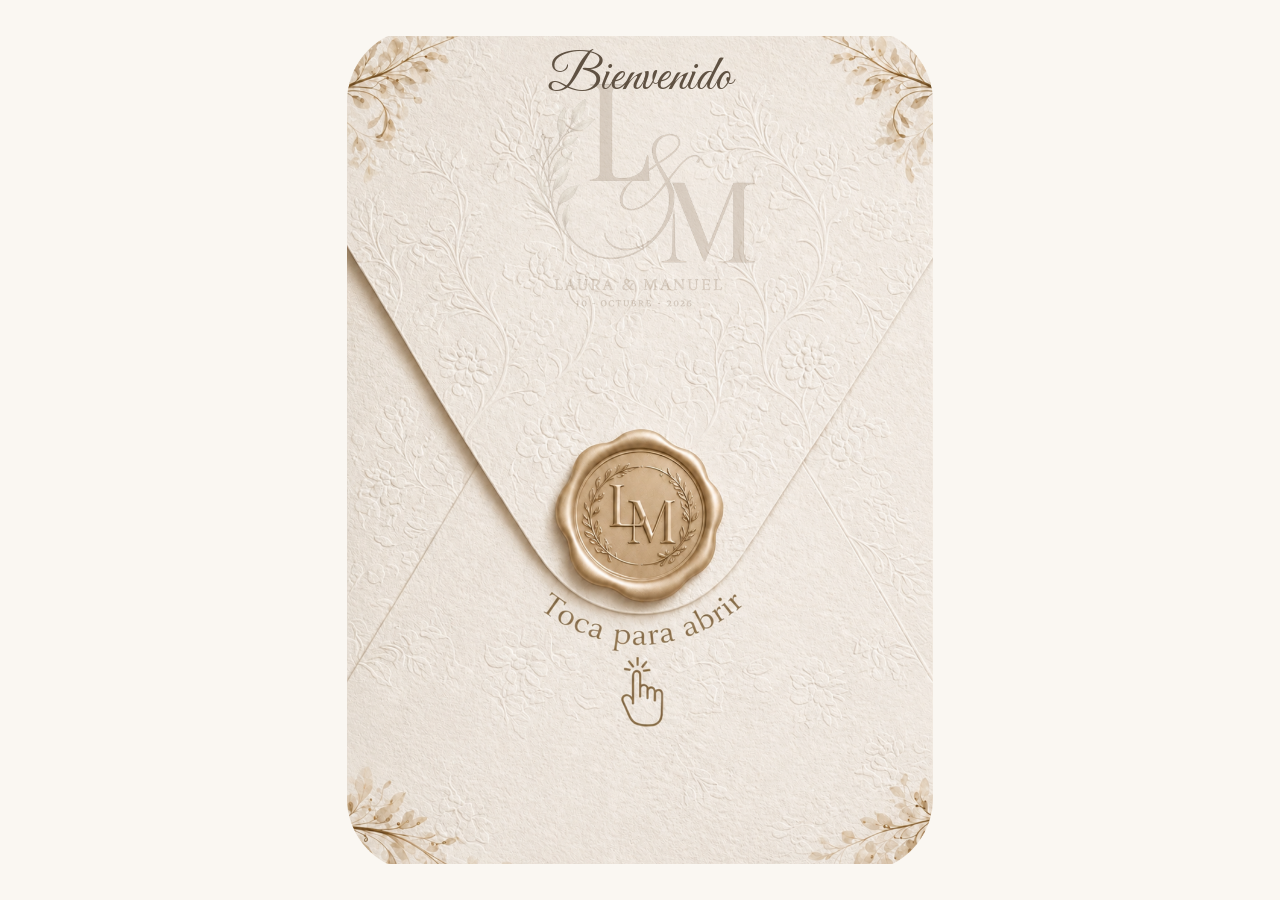
<file: index.html>
<!DOCTYPE html>
<html lang="es">

<head>

<meta charset="UTF-8">

<meta name="viewport" content="width=device-width, initial-scale=1.0">

<title>Laura & Manuel</title>

<link rel="stylesheet" href="style.css">

<link href="https://fonts.googleapis.com/css2?family=Cormorant+Garamond:wght@400;600&family=Great+Vibes&display=swap" rel="stylesheet">

<meta property="og:title" content="Laura & Manuel">
<meta property="og:description" content="Nuestra invitación de boda">
<meta property="og:image" content="https://manhdez21-cpu.github.io/invitacion/preview.JPG">
<meta property="og:image:width" content="1200">
<meta property="og:image:height" content="630">
<meta property="og:type" content="website">
<meta property="og:url" content="https://manhdez21-cpu.github.io/invitacion/">
    
</head>

<body>

<div class="contenedor">

<div class="sobre-contenedor">

    <img src="Sobre.PNG" id="sobre">

    <div class="texto">
        <h1 id="nombre"></h1>

        <p id="mensaje">
            Hemos reservado<br>
            <span>un lugar</span><br>
            para ti.
        </p>
    </div>

</div>

</div>

<script src="invitados.js"></script>

<script src="script.js"></script>

</body>

</html>
</file>
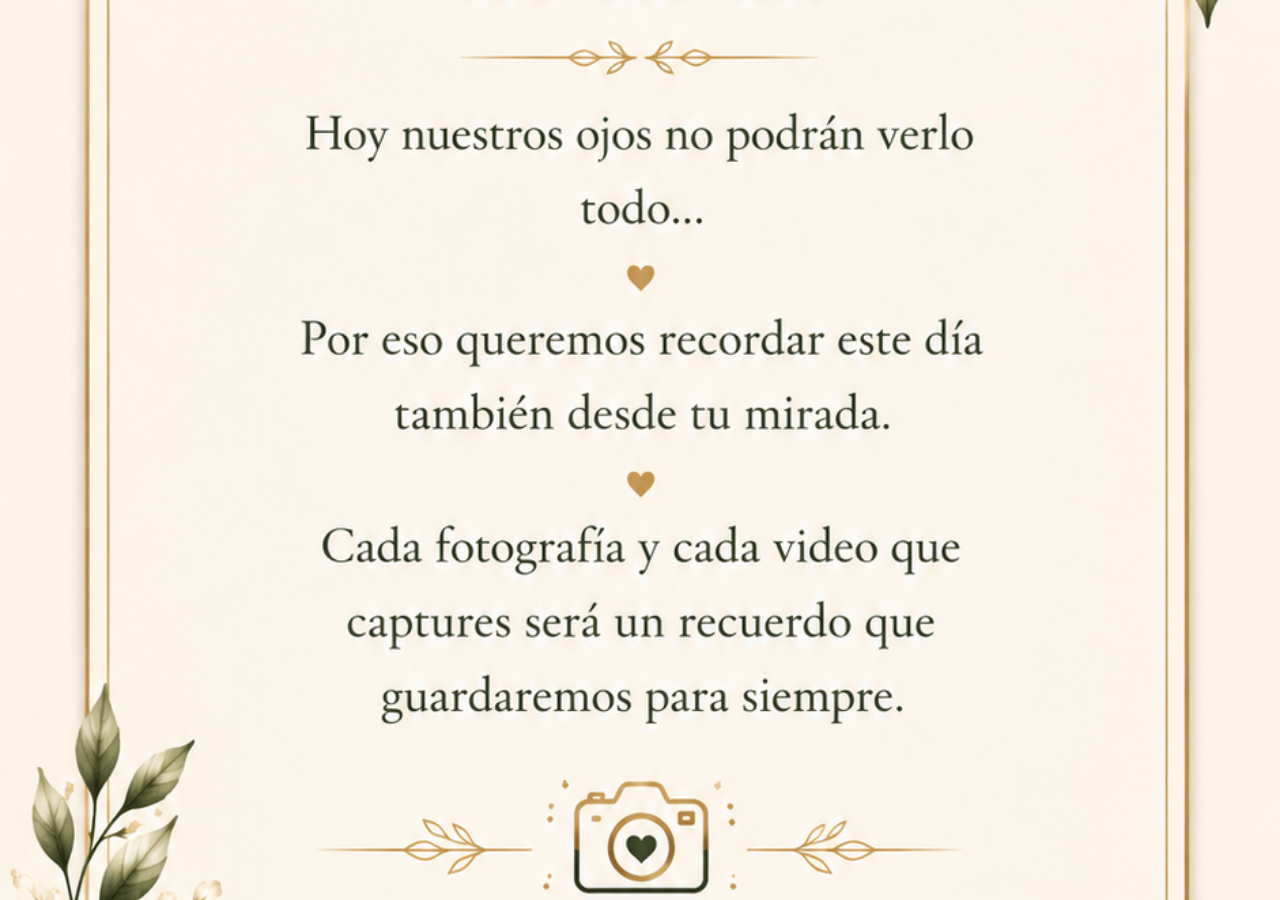
<file: recuerdos/index.html>
<!DOCTYPE html>
<html lang="es">

<head>

<meta charset="UTF-8">
<meta name="viewport" content="width=device-width, initial-scale=1.0">

<title>Comparte recuerdos</title>

<link rel="stylesheet" href="style.css">

</head>

<body>

<div class="contenedor">

<img src="fondo.PNG" class="fondo">

<a
class="botonInvisible"
href="https://photos.app.goo.gl/d1tpwiNnUP3nd5j96"
target="_blank">
</a>

</div>

</body>

</html>
</file>
<file: style.css>
body{
    margin:0;
    padding:0;
    overflow:hidden;
    background:#FAF7F2;
}

.contenedor{
    width:100vw;
    min-height:100vh;
    margin:0;
    padding:0;
    display:flex;
    justify-content:center;
    align-items:center;
}

.texto{
    position:absolute;

    top:0;

    left:0;

    right:0;

    bottom:0;

    display:flex;

    flex-direction:column;

    align-items:center;

    justify-content:flex-start;

    padding-top:50px;

    z-index:999;

    pointer-events:none;
}

#sobre{
    display: block;
    height: 92vh;
    width: auto;
    max-width: 100vw;
    object-fit: contain;
}

#sobre:hover{
    transform:scale(1.02);
}

.sobre-contenedor{
    position:relative;
    width:100vw;
    height:100vh;
    display:flex;
    justify-content:center;
    align-items:center;
}

#nombre{
    font-family: "Great Vibes", cursive;
    font-size:50px;
    color:#5f5142;
    font-weight:400;
    margin:0;
    line-height:1.1;
}

#mensaje{
    margin-top:55px;
    font-family:"Cormorant Garamond", serif;
    font-size:28px;
    color:#6d5a43;
    line-height:1.15;
    font-weight:500;

    transform: translateY(15px);
}

#mensaje span{
    font-family:'Great Vibes', cursive;
    color:#B88A4A;
    font-size:48px;
    display:block;
    margin:4px 0;
}
</file>
<file: recuerdos/style.css>
html,
body{
    width:100%;
    height:100%;
    margin:0;
    padding:0;
    overflow:hidden;
}

body{
    position:fixed;
    inset:0;
    background:#F8F6F1;
}

.contenedor{
    position:absolute;
    inset:0;
    overflow:hidden;
}

.fondo{
    width:100%;
    height:100%;
    object-fit:cover;
    display:block;
}

.botonInvisible{

    position:absolute;

    left:50%;
    top:73.2%;

    transform:translateX(-50%);

    width:68%;
    height:64px;

    z-index:9999;

    display:block;

    cursor:pointer;

    background:transparent;

}
</file>
